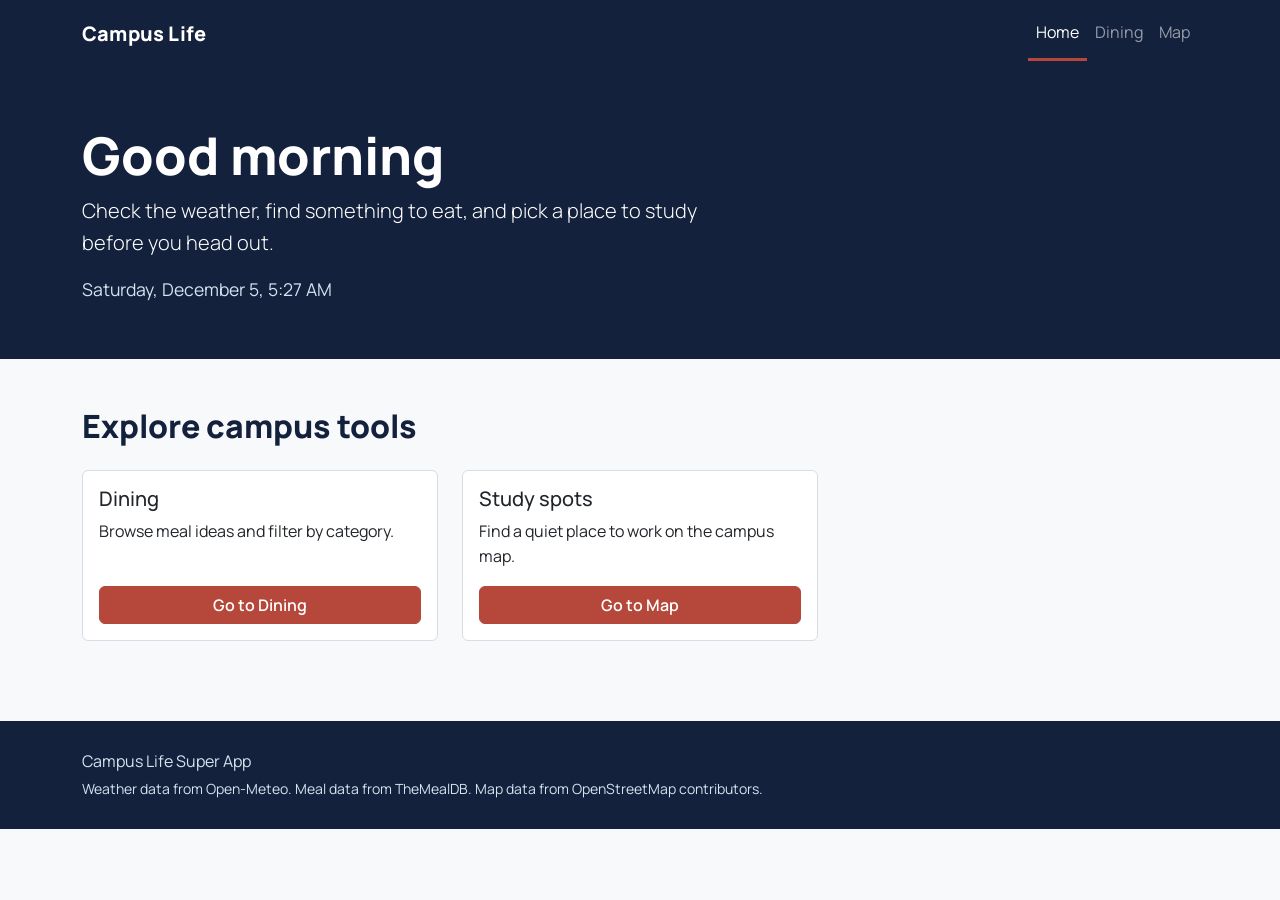
<file: index.html>
<!DOCTYPE html>
<html lang="en">
<head>
  <meta charset="UTF-8">
  <meta name="viewport" content="width=device-width, initial-scale=1">
  <title>Campus Life Super App | Home</title>
    <link rel="preconnect" href="https://fonts.googleapis.com">
    <link rel="preconnect" href="https://fonts.gstatic.com" crossorigin>
    <link href="https://fonts.googleapis.com/css2?family=Manrope:wght@400;600;800&display=swap" rel="stylesheet">  
  <link rel="stylesheet" href="css/style.css">  
</head>
<body>
<head>
  <meta charset="UTF-8">
  <meta name="viewport" content="width=device-width, initial-scale=1">
  <title>Campus Life Super App | Home</title>
  <link rel="preconnect" href="https://fonts.googleapis.com">
  <link rel="preconnect" href="https://fonts.gstatic.com" crossorigin>
  <link href="https://fonts.googleapis.com/css2?family=Manrope:wght@400;600;800&display=swap" rel="stylesheet">
  <link href="https://cdn.jsdelivr.net/npm/bootstrap@5.3.3/dist/css/bootstrap.min.css" rel="stylesheet">
  <link rel="stylesheet" href="css/style.css">
</head>
<body>
  <header>
    <nav class="navbar navbar-expand-md navbar-dark site-nav" aria-label="Main navigation">
      <div class="container">
        <a class="navbar-brand" href="index.html">Campus Life</a>
        <button class="navbar-toggler" type="button" data-bs-toggle="collapse"
                data-bs-target="#navMenu" aria-controls="navMenu" aria-expanded="false"
                aria-label="Toggle navigation">
          <span class="navbar-toggler-icon"></span>
        </button>
        <div class="collapse navbar-collapse" id="navMenu">
          <ul class="navbar-nav ms-auto">
            <li class="nav-item"><a class="nav-link active" aria-current="page" href="index.html">Home</a></li>
            <li class="nav-item"><a class="nav-link" href="dining.html">Dining</a></li>
            <li class="nav-item"><a class="nav-link" href="map.html">Map</a></li>
          </ul>
        </div>
      </div>
    </nav>
  </header>
  
  <main id="main">
  <!-- Hero: greeting, clock, and weather card -->
  <section class="hero">
    <div class="container">
      <div class="row align-items-center g-4">
        <div class="col-lg-7">
          <h1 id="greeting">Hello</h1>
          <p class="lead">Check the weather, find something to eat, and pick a place to study before you head out.</p>
          <p id="clock" class="clock"></p>
        </div>
        <div class="col-lg-5">
          <section id="weather-card" class="weather-card" aria-labelledby="weather-heading" hidden>            
            <h2 id="weather-heading" class="h5">Weather on campus</h2>
            <p id="weather-status" class="mb-1" aria-live="polite">Loading weather...</p>
            <p id="weather-temp" class="weather-temp"></p>
            <p id="weather-desc" class="mb-1"></p>
            <p id="weather-tip" class="mb-3"></p>
            <button id="refresh-weather" type="button" class="btn btn-light btn-sm">Refresh weather</button>
          </section>
        </div>
      </div>
    </div>
  </section>

  <!-- Feature cards linking to the other pages -->
  <section class="container py-5" aria-labelledby="tools-heading">
    <h2 id="tools-heading" class="mb-4">Explore campus tools</h2>
    <div class="row g-4">
      <div class="col-md-6 col-lg-4">
        <article class="card feature-card h-100">
          <div class="card-body d-flex flex-column">
            <h3 class="h5 card-title">Dining</h3>
            <p class="card-text">Browse meal ideas and filter by category.</p>
            <a href="dining.html" class="btn btn-brick mt-auto">Go to Dining</a>
          </div>
        </article>
      </div>
      <div class="col-md-6 col-lg-4">
        <article class="card feature-card h-100">
          <div class="card-body d-flex flex-column">
            <h3 class="h5 card-title">Study spots</h3>
            <p class="card-text">Find a quiet place to work on the campus map.</p>
            <a href="map.html" class="btn btn-brick mt-auto">Go to Map</a>
          </div>
        </article>
      </div>
    </div>
  </section>
</main>

<footer class="site-footer">
  <div class="container">
    <p class="mb-1">Campus Life Super App</p>
    <p class="mb-0 small">Weather data from Open-Meteo. Meal data from TheMealDB. Map data from OpenStreetMap contributors.</p>
  </div>
</footer>

  <script src="https://cdn.jsdelivr.net/npm/bootstrap@5.3.3/dist/js/bootstrap.bundle.min.js"></script>
  <script src="js/script.js"></script>
</body>
</html>
</file>
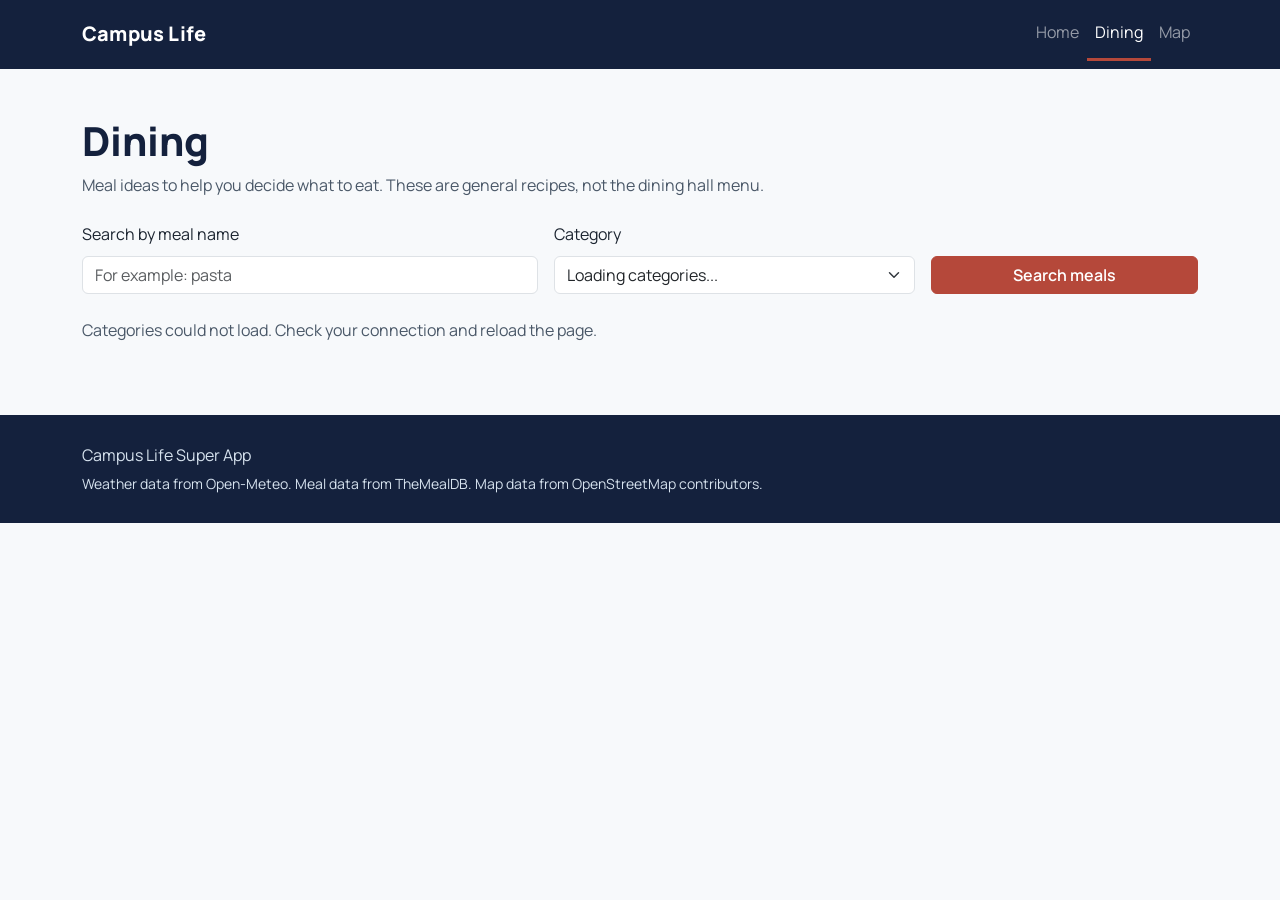
<file: dining.html>
<!DOCTYPE html>
<html lang="en">
<head>
  <meta charset="UTF-8">
  <meta name="viewport" content="width=device-width, initial-scale=1">
  <title>Campus Life Super App | Dining</title>
    <link rel="preconnect" href="https://fonts.googleapis.com">
    <link rel="preconnect" href="https://fonts.gstatic.com" crossorigin>
    <link href="https://fonts.googleapis.com/css2?family=Manrope:wght@400;600;800&display=swap" rel="stylesheet">  
  <link rel="stylesheet" href="css/style.css">  
</head>
<body>
<header>
  <nav class="navbar navbar-expand-md navbar-dark site-nav" aria-label="Main navigation">
    <div class="container">
      <a class="navbar-brand" href="index.html">Campus Life</a>
      <button class="navbar-toggler" type="button" data-bs-toggle="collapse"
              data-bs-target="#navMenu" aria-controls="navMenu" aria-expanded="false"
              aria-label="Toggle navigation">
        <span class="navbar-toggler-icon"></span>
      </button>
      <div class="collapse navbar-collapse" id="navMenu">
        <ul class="navbar-nav ms-auto">
          <li class="nav-item"><a class="nav-link" href="index.html">Home</a></li>
          <li class="nav-item"><a class="nav-link active" aria-current="page" href="dining.html">Dining</a></li>
          <li class="nav-item"><a class="nav-link" href="map.html">Map</a></li>
        </ul>
      </div>
    </div>
  </nav>
    <link rel="preconnect" href="https://fonts.googleapis.com">
    <link rel="preconnect" href="https://fonts.gstatic.com" crossorigin>
    <link href="https://fonts.googleapis.com/css2?family=Manrope:wght@400;600;800&display=swap" rel="stylesheet">
    <link href="https://cdn.jsdelivr.net/npm/bootstrap@5.3.3/dist/css/bootstrap.min.css" rel="stylesheet">
    <link rel="stylesheet" href="css/style.css">
  </head>
  <main id="main" class="container py-5">
  <h1 class="mb-2">Dining</h1>
  <p class="text-muted mb-4">Meal ideas to help you decide what to eat. These are general recipes, not the dining hall menu.</p>

  <!-- Filter bar: search by name or choose a category -->
  <form id="meal-form" class="row g-3 align-items-end mb-4">
    <div class="col-md-5">
      <label for="meal-search" class="form-label">Search by meal name</label>
      <input type="search" id="meal-search" class="form-control" placeholder="For example: pasta">
    </div>
    <div class="col-md-4">
      <label for="category-select" class="form-label">Category</label>
      <!-- JavaScript will fill in the options in Step 8 -->
      <select id="category-select" class="form-select">
        <option value="">Loading categories...</option>
      </select>
    </div>
    <div class="col-md-3">
      <button type="submit" class="btn btn-brick w-100">Search meals</button>
    </div>
  </form>

  <p id="meal-status" aria-live="polite" class="text-muted"></p>

  <!-- JavaScript will put one card per meal here in Step 8 -->
  <div id="meal-grid" class="row g-4"></div>
</main>

<footer class="site-footer">
  <div class="container">
    <p class="mb-1">Campus Life Super App</p>
    <p class="mb-0 small">Weather data from Open-Meteo. Meal data from TheMealDB. Map data from OpenStreetMap contributors.</p>
  </div>
</footer>

  <script src="https://cdn.jsdelivr.net/npm/bootstrap@5.3.3/dist/js/bootstrap.bundle.min.js"></script>
  <script src="js/script.js"></script>
</body>
</html>
</file>
<file: css/style.css>
/* Campus Life Super App - custom styles */

/* TODO: color and font variables */
/* Campus Life Super App - custom styles */

/* ----- Color and font variables (change these to re-theme the site) ----- */
:root {
  --ink: #14213D;      /* navy: nav bar, hero, headings */
  --brick: #B5483A;    /* red brick accent: buttons */
  --brick-dark: #8F372C;
  --sky: #E8F1F8;      /* light blue panels */
  --paper: #F7F9FB;    /* page background */
  --text: #1B2430;
  --muted: #4A5868;
}

body {
  font-family: "Manrope", system-ui, -apple-system, "Segoe UI", sans-serif;
  color: var(--text);
  background: var(--paper);
  line-height: 1.6;
}

h1, h2, h3 { color: var(--ink); font-weight: 800; }
.text-muted { color: var(--muted) !important; } /* darker than Bootstrap's default for contrast */

/* ----- Navigation ----- */
.site-nav { background: var(--ink); }
.site-nav .navbar-brand { font-weight: 800; letter-spacing: 0.01em; }
.site-nav .nav-link { padding: 0.75rem 1rem; }
.site-nav .nav-link.active { border-bottom: 3px solid var(--brick); }

/* ----- Buttons ----- */
.btn-brick { background: var(--brick); border-color: var(--brick); color: #fff; font-weight: 600; }
.btn-brick:hover, .btn-brick:focus { background: var(--brick-dark); border-color: var(--brick-dark); color: #fff; }
.btn:focus-visible, a:focus-visible, select:focus-visible, input:focus-visible {
  outline: 3px solid #F2B705;   /* high-visibility keyboard focus ring */
  outline-offset: 2px;
}

/* ----- Home page ----- */
.hero { background: var(--ink); color: #fff; padding: 3.5rem 0; }
.hero h1 { color: #fff; font-size: clamp(2rem, 5vw, 3.25rem); }
.clock { font-size: 1.1rem; color: #D6E2EE; margin-bottom: 0; }

.weather-card {
  background: #1F3157;
  border: 1px solid #3A4D78;
  border-radius: 0.75rem;
  padding: 1.25rem 1.5rem;
}
.weather-card h2 { color: #fff; }
.weather-temp { font-size: 2.75rem; font-weight: 800; line-height: 1; margin-bottom: 0.25rem; }

.feature-card { border: 1px solid #D5DEE7; }

/* ----- Footer ----- */
.site-footer { background: var(--ink); color: #D6E2EE; padding: 1.75rem 0; margin-top: 2rem; }

/* ----- Dining page: meal cards ----- */
.meal-card img { height: 180px; object-fit: cover; } /* keeps all photos the same size */
/* ----- Map page ----- */
#map { height: min(60vh, 460px); border-radius: 0.5rem; border: 1px solid #D5DEE7; }
.details-panel { background: var(--sky); border-radius: 0.5rem; padding: 1.25rem 1.5rem; }
#spot-list .list-group-item:hover { background: var(--sky); }
</file>
